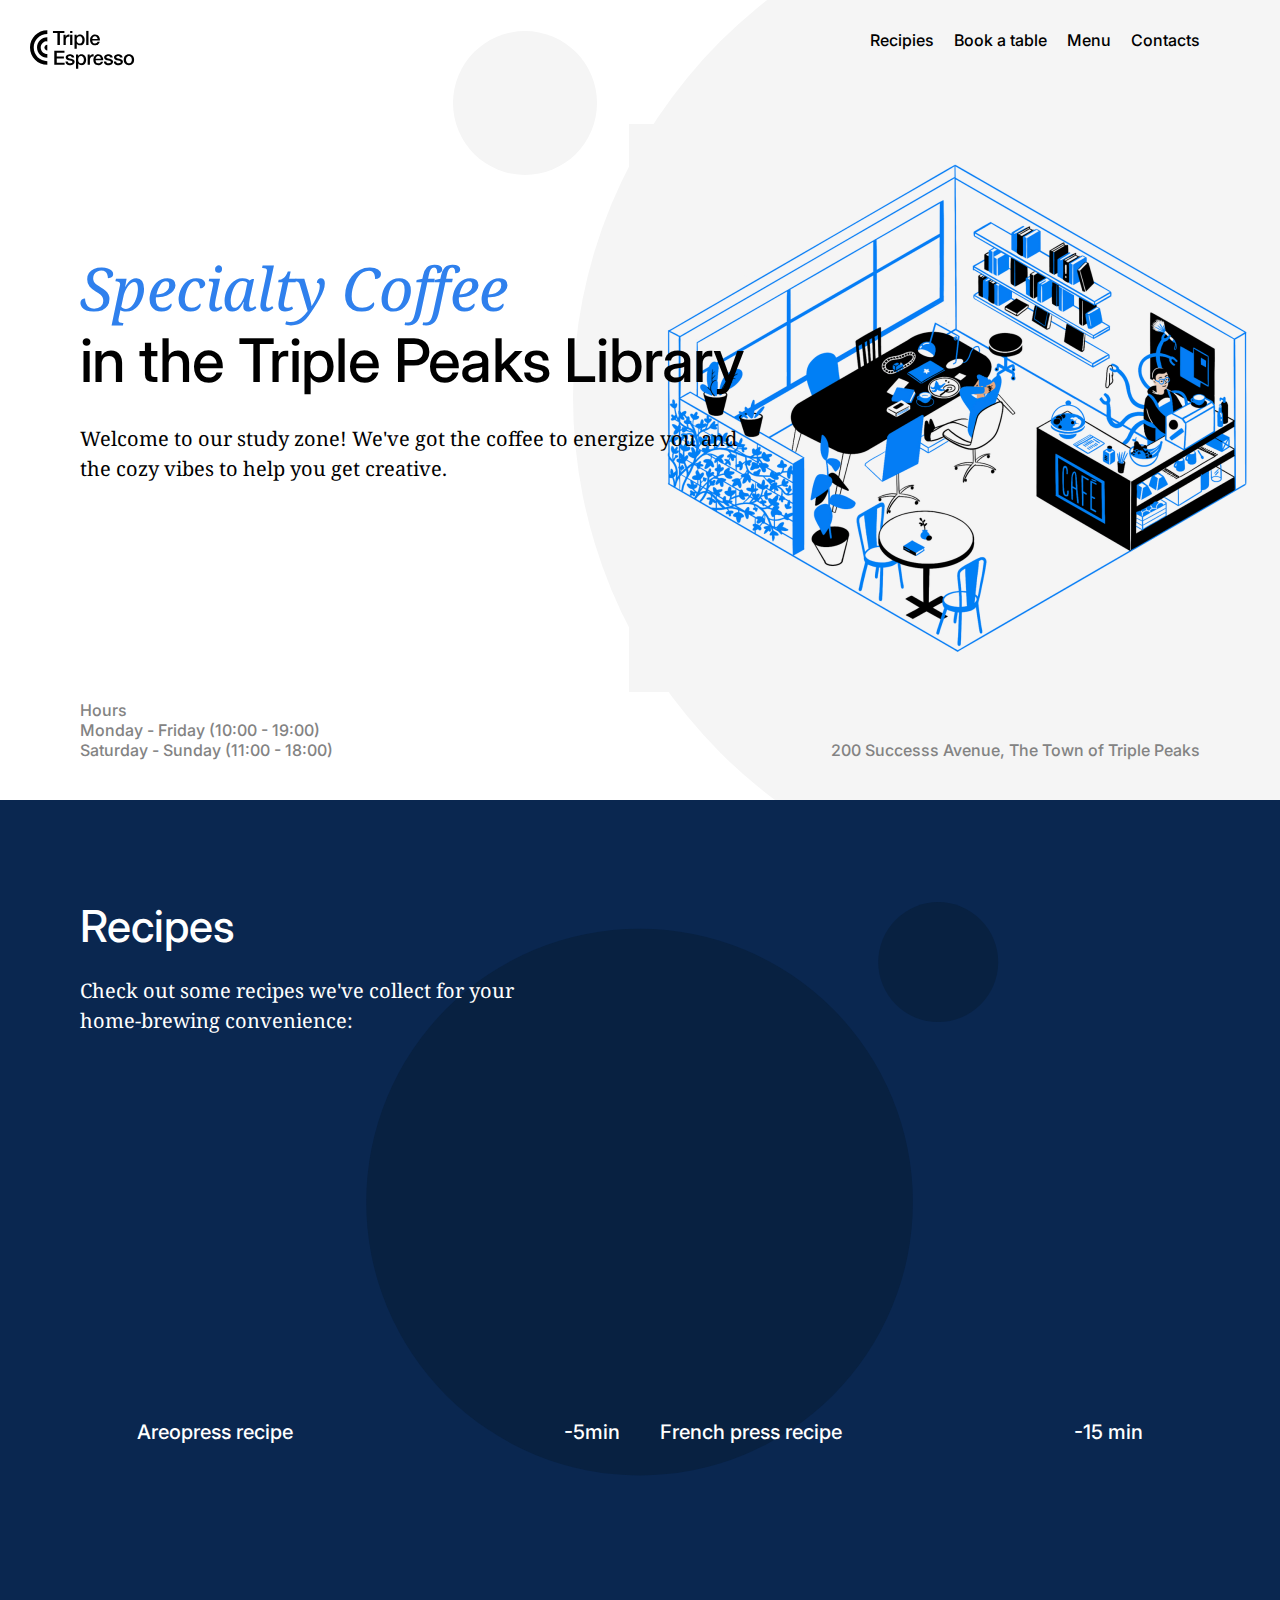
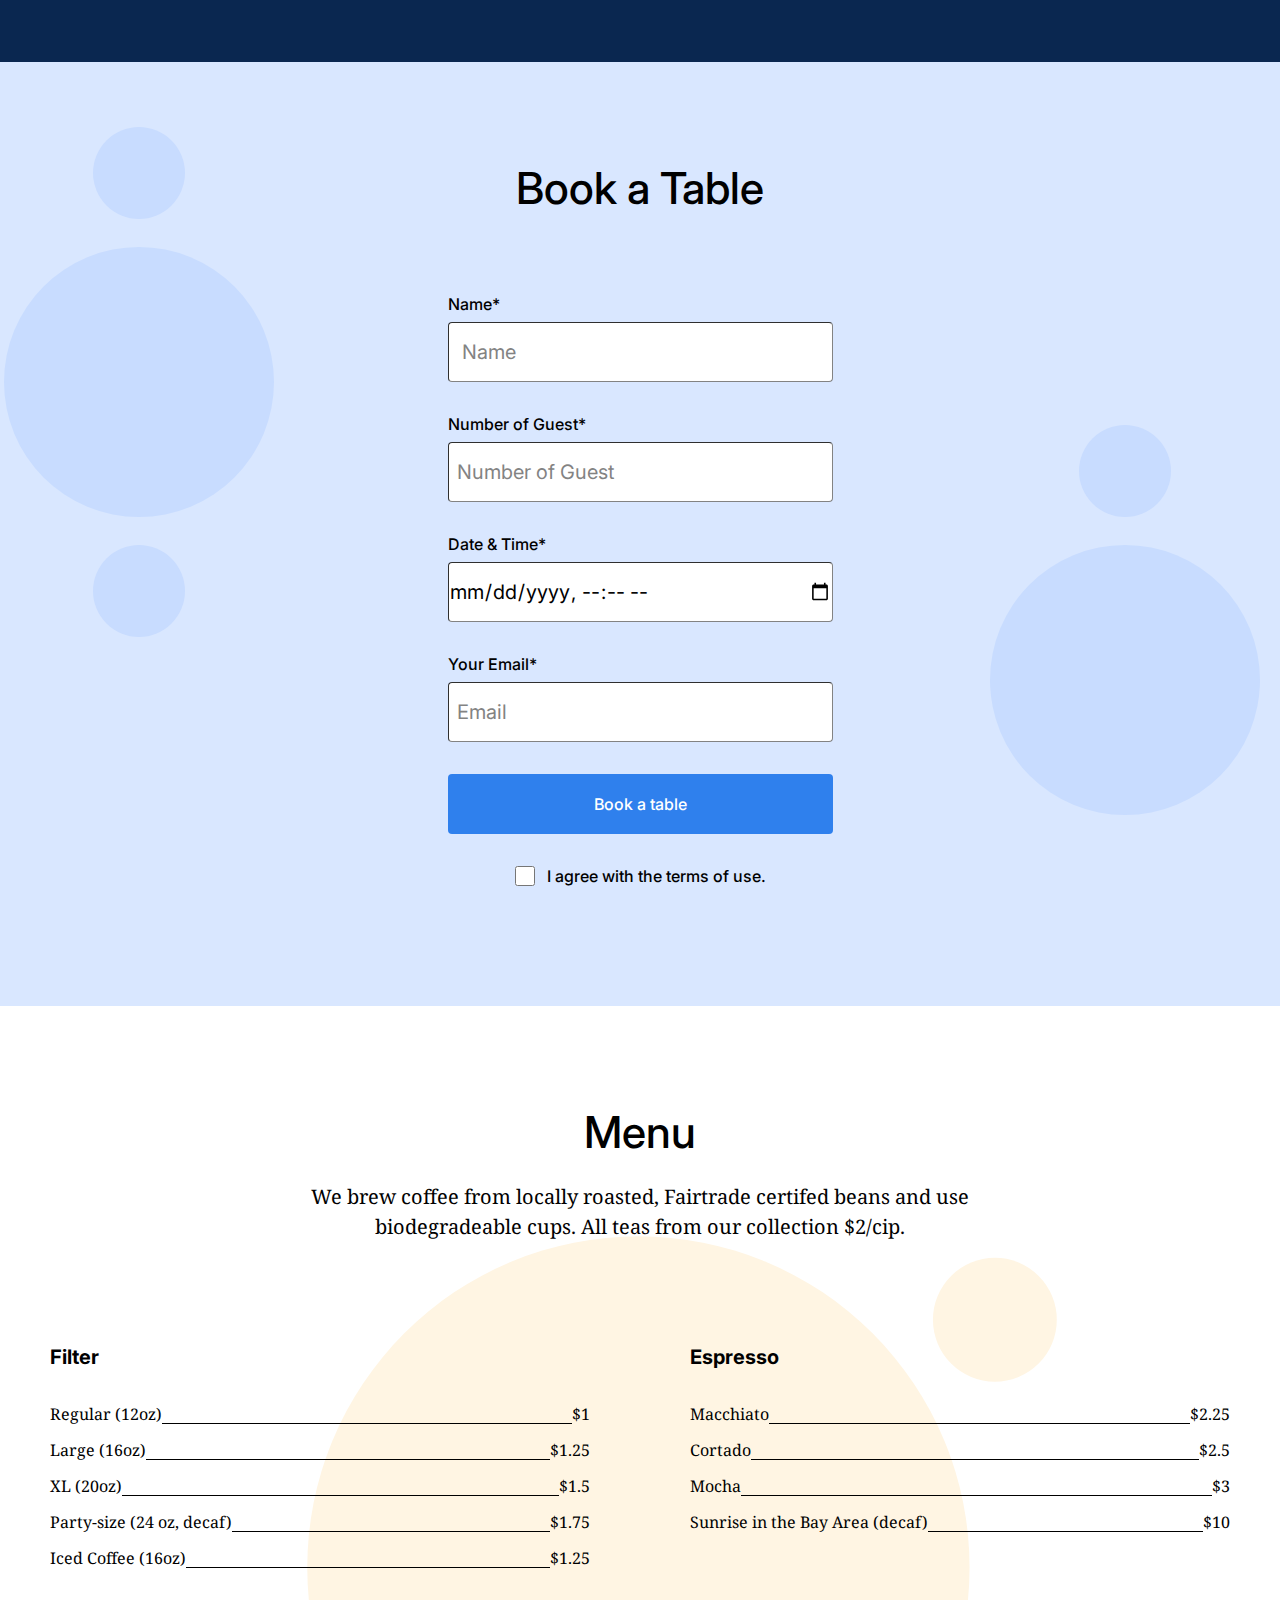
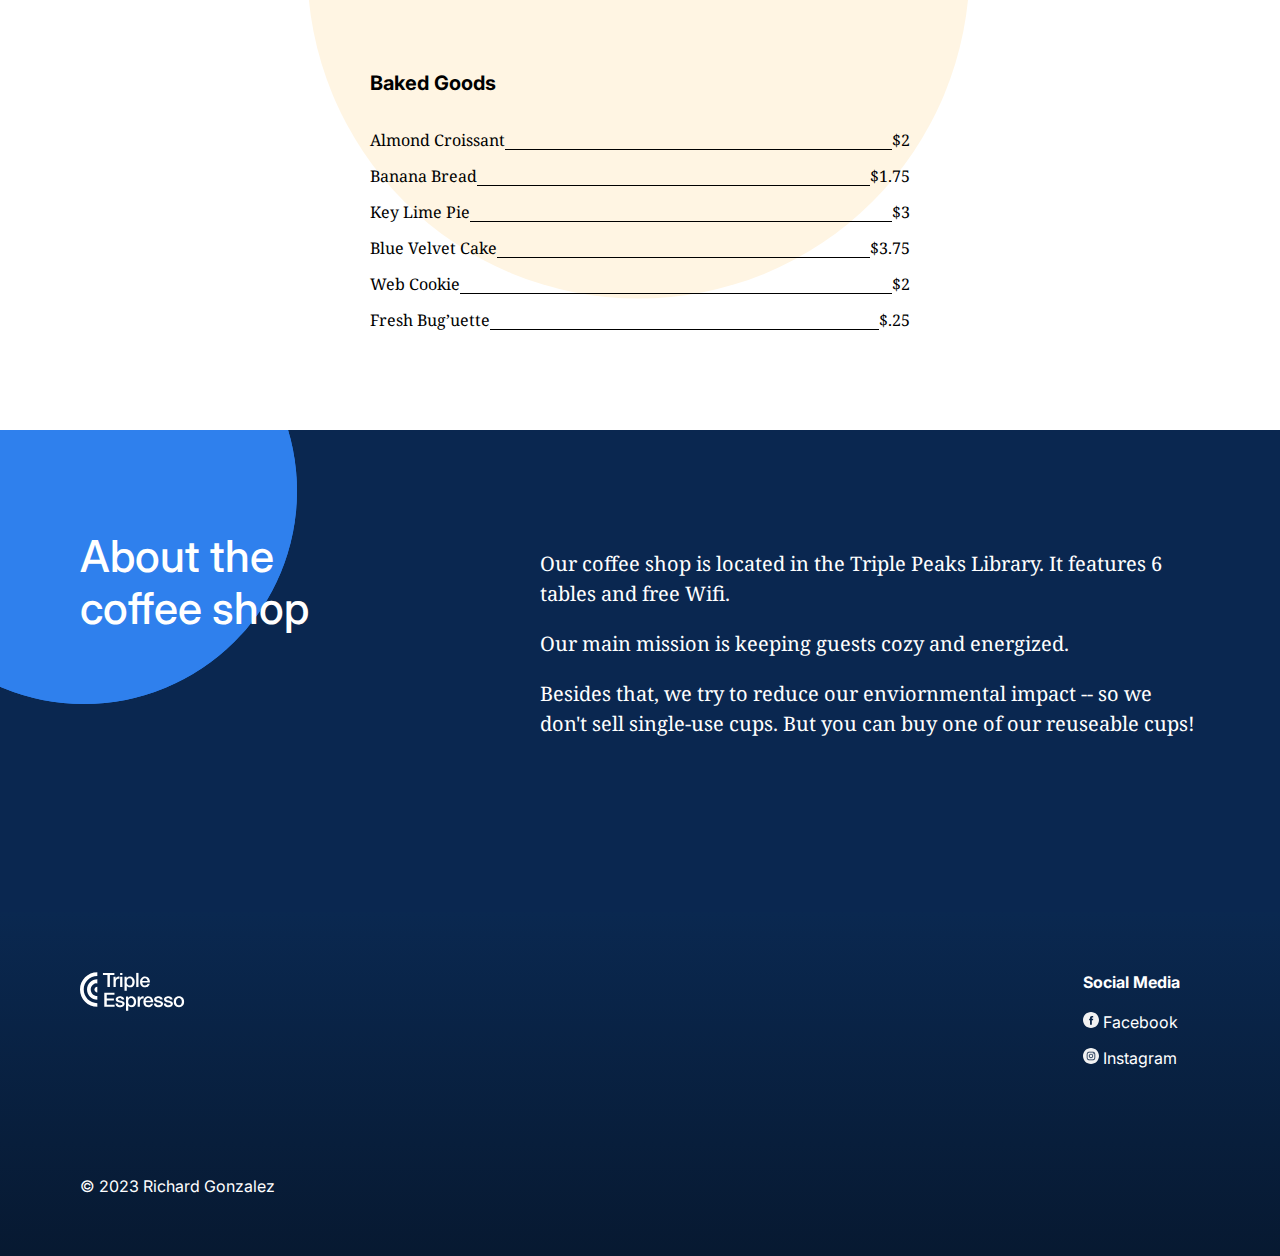
<file: index.html>
<!DOCTYPE html>
<html lang="en">
  <head>
    <meta charset="UTF-8" />
    <meta name="viewport" content="width=device-width, initial-scale=1.0" />
    <meta name="description" content="Coffee Shop Landing Page" />
    <meta name="author" content="Richard Gonzalez" />
    <meta name="keywords" content="HTML,  CSS" />
    <link rel="stylesheet" href="vendor/normalize.css" />
    <link rel="stylesheet" href="pages/index.css" />
    <link rel="icon" href="favicon.ico" />
    <link rel="preconnect" href="https://fonts.googleapis.com" />
    <link rel="preconnect" href="https://fonts.gstatic.com" crossorigin />
    <link
      href="https://fonts.googleapis.com/css2?family=Inter:wght@400;500;700&family=Noto+Serif:ital@0;1&display=swap"
      rel="stylesheet"
    />
    <title>Coffee Shop</title>
  </head>
  <body>
    <div class="page">
      <header class="header">
        <nav class="nav">
          <img
            src="./images/logo_coffeeshop_dark.svg"
            alt="Triple Espress Coffee Shop Logo"
            class="nav__logo"
          />
          <ul class="nav__links">
            <li>
              <a href="#recipes__nav-link" class="nav__link"> Recipies </a>
            </li>
            <li>
              <a href="#reservations__nav-link" class="nav__link">
                Book a table
              </a>
            </li>
            <li>
              <a href="#menu__nav-link" class="nav__link">Menu</a>
            </li>
            <li><a href="#about__nav-link" class="nav__link"> Contacts </a></li>
          </ul>
        </nav>
        <h1 class="header__title">
          <span class="header__span-accent"> Specialty Coffee </span>
          in the Triple Peaks Library
        </h1>
        <p class="header__description">
          Welcome to our study zone! We've got the coffee to energize you and
          the cozy vibes to help you get creative.
        </p>
        <img
          src="./images/inside_coffee_shop.png"
          alt="Inside The Coffee Shop"
          class="header__image"
        />
        <div class="header__footer">
          <div>
            <p class="header__paragraph">Hours</p>
            <p class="header__paragraph">Monday - Friday (10:00 - 19:00)</p>
            <p class="header__paragraph">Saturday - Sunday (11:00 - 18:00)</p>
          </div>
          <p class="header__paragraph">
            200 Successs Avenue, The Town of Triple Peaks
          </p>
        </div>
      </header>

      <main class="content">
        <section class="recipes" id="recipes__nav-link">
          <h2 class="recipes__title">Recipes</h2>
          <p class="recipes__subtitle">
            Check out some recipes we've collect for your home-brewing
            convenience:
          </p>
          <div class="recipes__videos">
            <div>
              <iframe
                class="recipes__iframe"
                src="https://www.youtube.com/embed/j6VlT_jUVPc?si=Xz06xtbiGsKDHQ1F"
                title="YouTube video player"
                allow="accelerometer; autoplay; clipboard-write; encrypted-media; gyroscope; picture-in-picture; web-share"
                allowfullscreen
              >
              </iframe>
              <p class="recipes__video-caption">
                <span> Areopress recipe </span>
                <span> -5min </span>
              </p>
            </div>
            <div>
              <iframe
                class="recipes__iframe"
                src="https://www.youtube.com/embed/st571DYYTR8?si=hU533sCNq-ZW3jg6"
                title="YouTube video player"
                allow="accelerometer; autoplay; clipboard-write; encrypted-media; gyroscope; picture-in-picture; web-share"
                allowfullscreen
              >
              </iframe>
              <p class="recipes__video-caption">
                <span>French press recipe</span>
                <span>-15 min</span>
              </p>
            </div>
          </div>
        </section>

        <section class="reservation" id="reservations__nav-link">
          <h2 class="reservation__title">Book a Table</h2>
          <form class="reservation__form form">
            <fieldset class="form__fieldset">
              <label class="form__label">
                Name*
                <input type="text" class="form__input" placeholder=" Name" />
              </label>

              <label class="form__label">
                Number of Guest*
                <input
                  type="number"
                  class="form__input"
                  placeholder="Number of Guest"
                />
              </label>

              <label class="form__label">
                Date & Time*
                <input type="datetime-local" class="form__input" />
              </label>

              <label class="form__label">
                Your Email*
                <input type="email" class="form__input" placeholder="Email" />
              </label>
            </fieldset>
            <button class="form__button">Book a table</button>
            <label class="form__label form__label_type_checkbox" for="checkbox">
              <input type="checkbox" id="checkbox" class="form__checkbox" />
              I agree with the terms of use.
            </label>
          </form>
        </section>

        <section class="menu" id="menu__nav-link">
          <h2 class="menu__title">Menu</h2>
          <p class="menu__subtitle">
            We brew coffee from locally roasted, Fairtrade certifed beans and
            use biodegradeable cups. All teas from our collection $2/cip.
          </p>

          <div class="menu__cards">
            <div class="card">
              <h3 class="card__title">Filter</h3>
              <ul class="card__list">
                <li class="card__list-item">
                  Regular (12oz) <span class="card__list-divider"></span>$1
                </li>
                <li class="card__list-item">
                  Large (16oz) <span class="card__list-divider"></span>$1.25
                </li>
                <li class="card__list-item">
                  XL (20oz) <span class="card__list-divider"></span>$1.5
                </li>
                <li class="card__list-item">
                  Party-size (24 oz, decaf)
                  <span class="card__list-divider"></span>$1.75
                </li>
                <li class="card__list-item">
                  Iced Coffee (16oz)
                  <span class="card__list-divider"></span>$1.25
                </li>
              </ul>
            </div>

            <div class="card">
              <h3 class="card__title">Espresso</h3>
              <ul class="card__list">
                <li class="card__list-item">
                  Macchiato <span class="card__list-divider"></span>$2.25
                </li>
                <li class="card__list-item">
                  Cortado <span class="card__list-divider"></span>$2.5
                </li>
                <li class="card__list-item">
                  Mocha <span class="card__list-divider"></span>$3
                </li>
                <li class="card__list-item">
                  Sunrise in the Bay Area (decaf)<span
                    class="card__list-divider"
                  ></span
                  >$10
                </li>
              </ul>
            </div>

            <div class="card">
              <h3 class="card__title">Baked Goods</h3>
              <ul class="card__list">
                <li class="card__list-item">
                  Almond Croissant <span class="card__list-divider"></span>$2
                </li>
                <li class="card__list-item">
                  Banana Bread <span class="card__list-divider"></span>$1.75
                </li>
                <li class="card__list-item">
                  Key Lime Pie <span class="card__list-divider"></span>$3
                </li>
                <li class="card__list-item">
                  Blue Velvet Cake <span class="card__list-divider"></span>$3.75
                </li>
                <li class="card__list-item">
                  Web Cookie <span class="card__list-divider"></span>$2
                </li>
                <li class="card__list-item">
                  Fresh Bug’uette <span class="card__list-divider"></span>$.25
                </li>
              </ul>
            </div>
          </div>
        </section>

        <section class="about" id="about__nav-link">
          <h2 class="about__title">About the coffee shop</h2>

          <div class="about__content">
            <p class="about__paragraph">
              Our coffee shop is located in the Triple Peaks Library. It
              features 6 tables and free Wifi.
            </p>

            <p class="about__paragraph">
              Our main mission is keeping guests cozy and energized.
            </p>
            <p class="about__paragraph">
              Besides that, we try to reduce our enviornmental impact -- so we
              don't sell single-use cups. But you can buy one of our reuseable
              cups!
            </p>
          </div>
          <div class="about__circle about__circle_animation_blurred"></div>

          <div class="about__circle"></div>
        </section>
      </main>

      <footer class="footer">
        <div class="footer__content">
          <img
            src="./images/logo_coffeeshop_light.svg"
            alt="Logo"
            class="footer__logo"
          />

          <div>
            <h2 class="footer__social-heading">Social Media</h2>
            <ul class="footer__list">
              <li class="footer__list-item">
                <a class="footer__social-link">
                  <img
                    src="./images/facebook_white.svg"
                    alt="Facebook"
                    class="footer__social-icon"
                  />
                  Facebook
                </a>
              </li>
              <li class="footer__list-item">
                <a class="footer__social-link">
                  <img
                    src="./images/instagram_white.svg"
                    alt="Insta"
                    class="footer__social-icon"
                  />
                  Instagram
                </a>
              </li>
            </ul>
          </div>
        </div>

        <p class="footer__copyright">© 2023 Richard Gonzalez</p>
      </footer>
    </div>
  </body>
</html>
</file>
<file: pages/index.css>
@import url(../vendor/normalize.css);
@import url(../blocks/page.css);
@import url(../blocks/header.css);
@import url(../blocks/nav.css);
@import url(../blocks/recipes.css);
@import url(../blocks/reservation.css);
@import url(../blocks/form.css);
@import url(../blocks/menu.css);
@import url(../blocks/card.css);
@import url(../blocks/about.css);
@import url(../blocks/footer.css);
</file>
